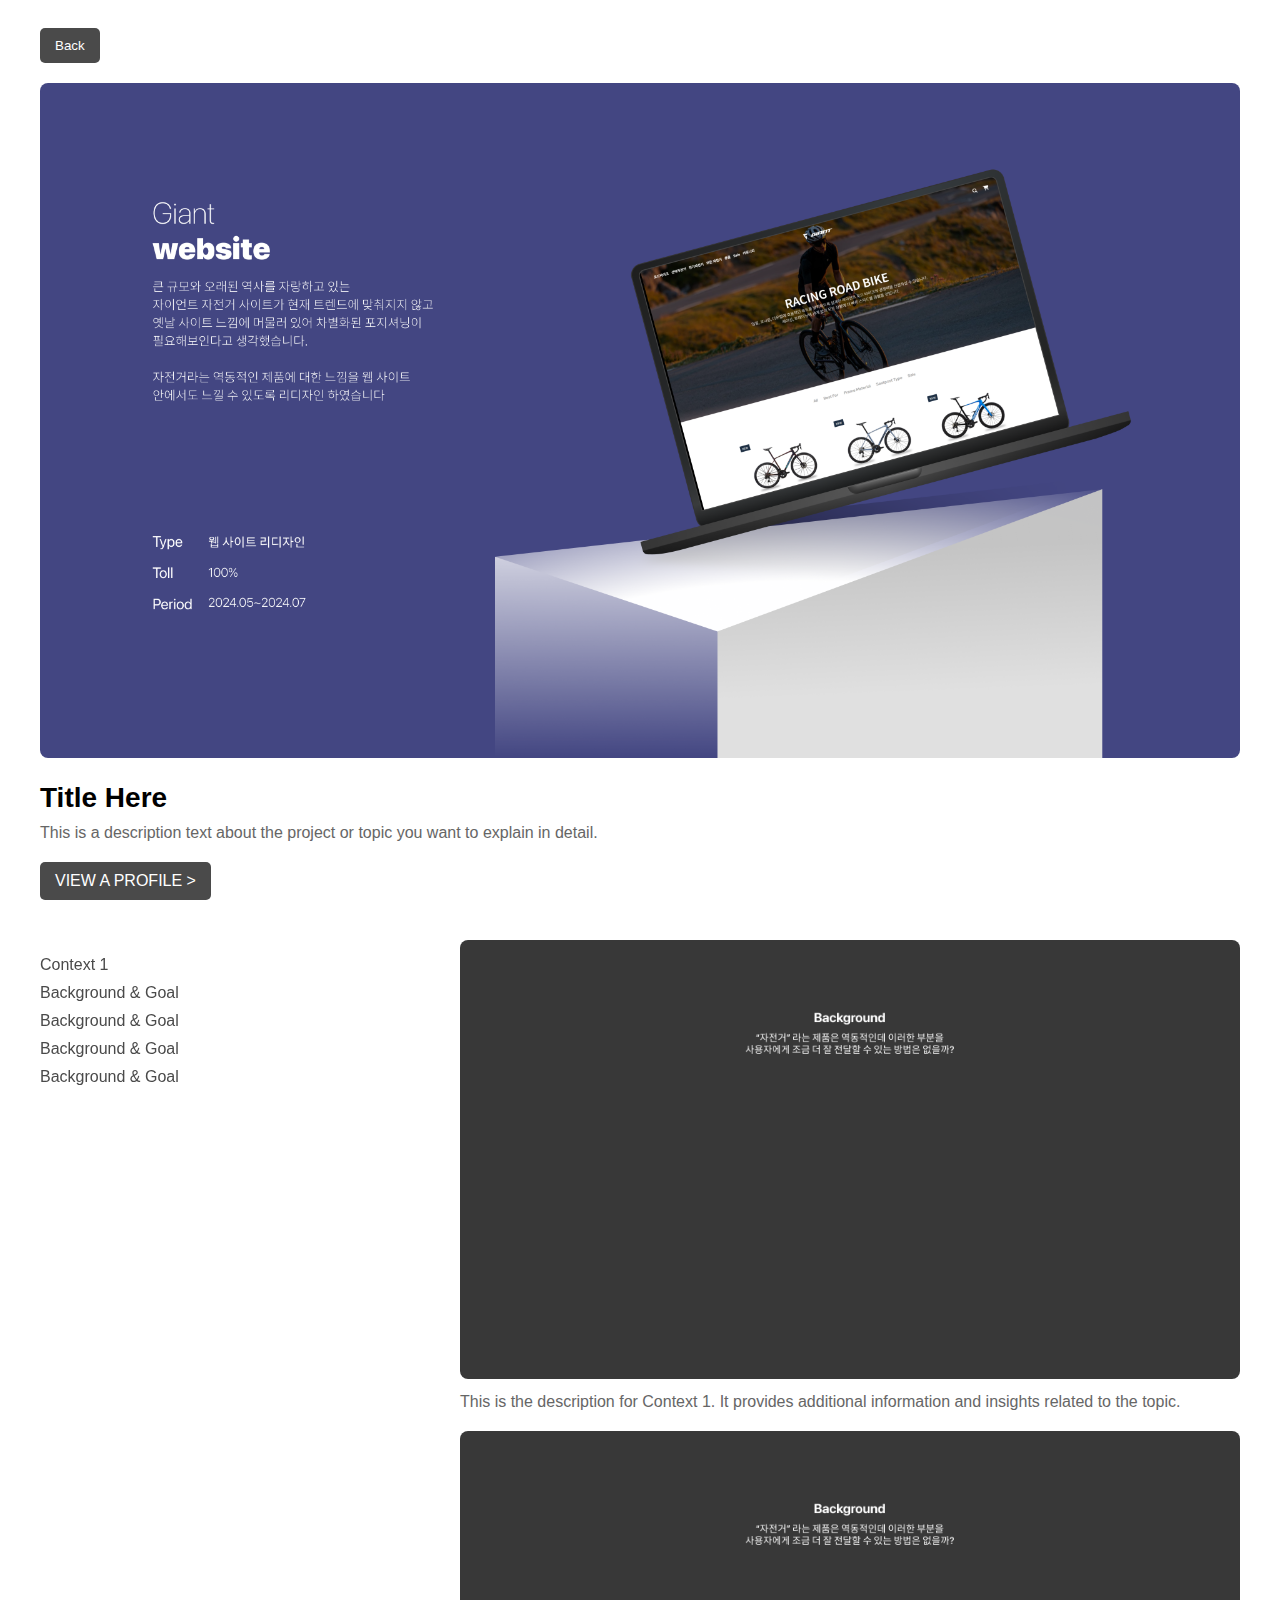
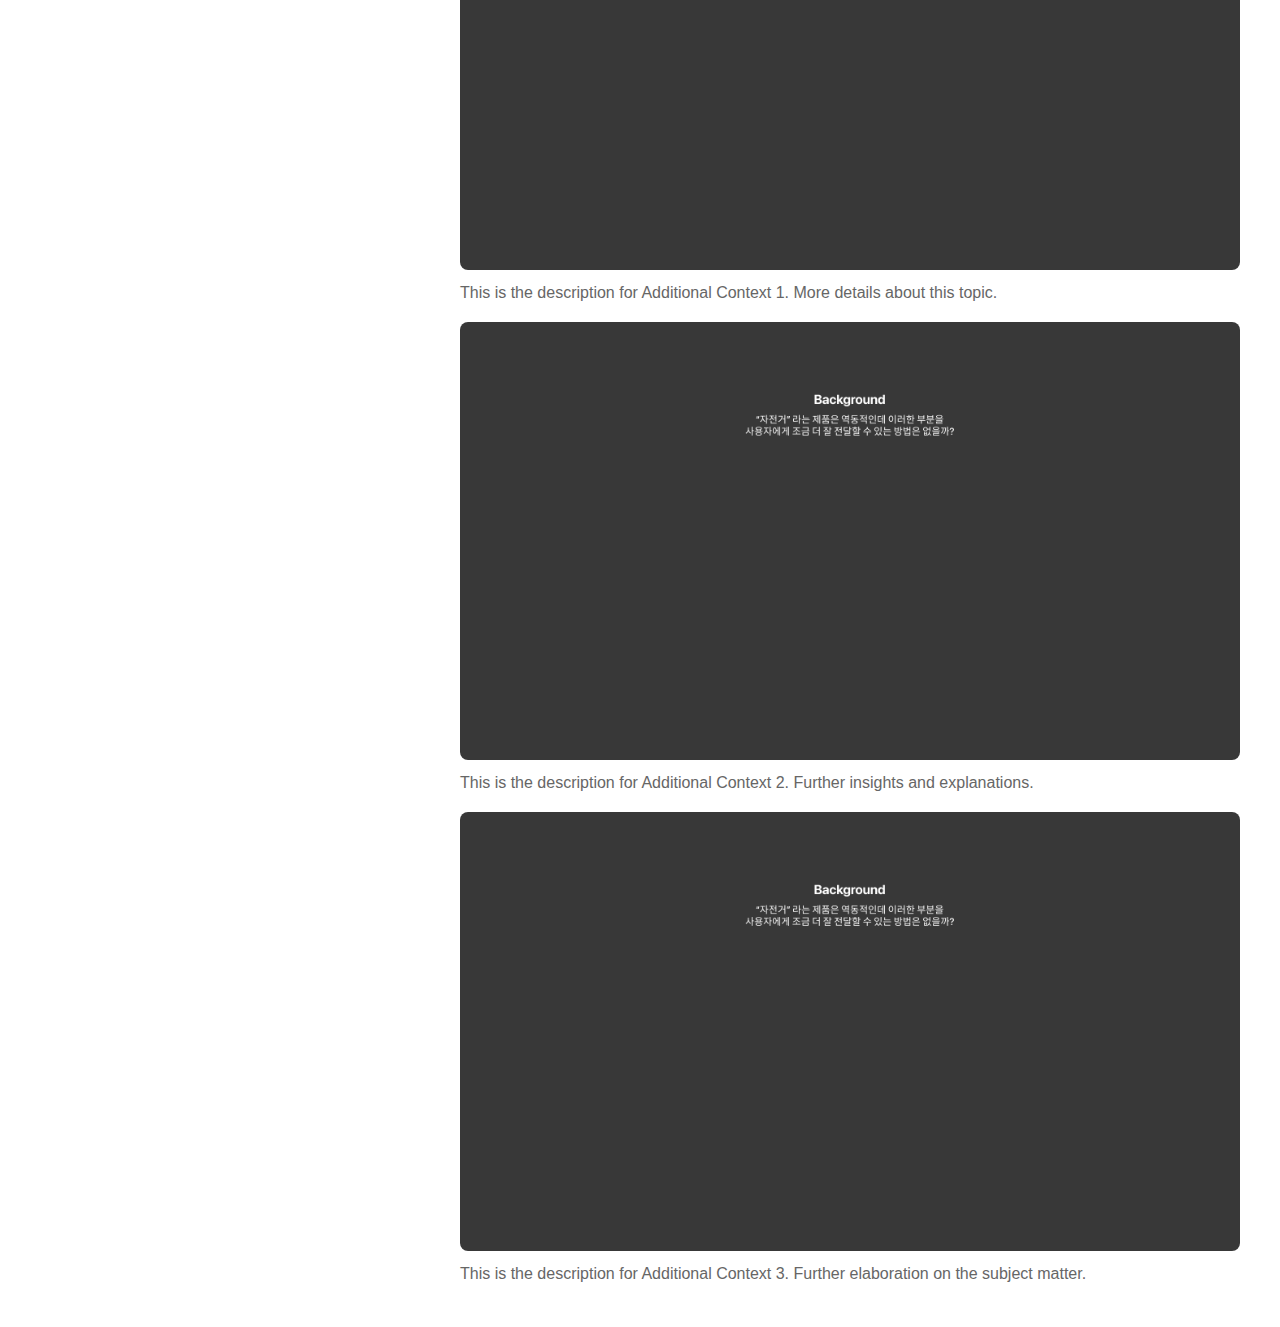
<file: giant.html>
<!DOCTYPE html>
<html lang="en">
<head>
    <meta charset="UTF-8">
    <meta name="viewport" content="width=device-width, initial-scale=1.0">
    <title>Document</title>
    <link rel="stylesheet" href="css/giant.css">
</head>
<body>
    <div class="new-layout-container">
        <button class="back-button" onclick="window.location.href='index.html'">Back</button>
        
        <div class="image-section">
            <img src="image/giant_web.png" alt="Example Image" class="main-image">
            
            <div class="text-section">
                <h1 class="section-title">Title Here</h1>
                <p class="section-description">This is a description text about the project or topic you want to explain in detail.</p>
                <div class="button-container">
                    <a href="https://your-site-link.com" class="view-profile-button">VIEW A PROFILE ></a>
                </div>
            </div>
        </div>
        
        <!-- 여백을 두고 네비게이션과 이미지를 아래에 배치 -->
        <div class="nav-image-section">
            <div class="navigation">
                <ul>
                    <li><a href="#">Context 1</a></li>
                    <li><a href="#">Background & Goal</a></li>
                    <li><a href="#">Background & Goal</a></li>
                    <li><a href="#">Background & Goal</a></li>
                    <li><a href="#">Background & Goal</a></li>
                </ul>
            </div>
            
            <div class="right-image">
                <img src="image/giant_web1.png" alt="Right Image" class="right-section-image">
                <p class="context-description">This is the description for Context 1. It provides additional information and insights related to the topic.</p>
    
                <!-- 추가 콘텐츠 -->
                <div class="additional-content">
                    <img src="image/giant_web1.png" alt="Additional Image 1" class="additional-section-image">
                    <p class="context-description">This is the description for Additional Context 1. More details about this topic.</p>
                </div>
    
                <div class="additional-content">
                    <img src="image/giant_web1.png" alt="Additional Image 2" class="additional-section-image">
                    <p class="context-description">This is the description for Additional Context 2. Further insights and explanations.</p>
                </div>
    
                <div class="additional-content">
                    <img src="image/giant_web1.png" alt="Additional Image 3" class="additional-section-image">
                    <p class="context-description">This is the description for Additional Context 3. Further elaboration on the subject matter.</p>
                </div>
            </div>
        </div>
    </div>
    
</body>
</html>
</file>
<file: css/giant.css>
.new-layout-container {
    max-width: 1200px; /* 최대 너비 설정 */
    margin: 0 auto; /* 중앙 정렬 */
    padding: 20px; /* 여백 추가 */
    font-family: "Arial", sans-serif; /* 기본 폰트 설정 */
}

.back-button {
    padding: 10px 15px; /* 버튼 패딩 */
    background-color: #4A4A4A; /* 버튼 배경색 */
    color: white; /* 버튼 텍스트 색상 */
    border: none; /* 테두리 제거 */
    cursor: pointer; /* 포인터 커서 */
    border-radius: 5px; /* 둥글게 */
    margin-bottom: 20px; /* 아래 여백 */
}

.image-section {
    margin-bottom: 40px; /* 아래 여백 */
}

.main-image {
    width: 100%; /* 이미지 너비 설정 */
    height: auto; /* 비율 유지 */
    border-radius: 8px; /* 모서리 둥글게 */
}

.text-section {
    display: flex; /* Flexbox 사용 */
    flex-direction: column; /* 세로 정렬 */
    align-items: flex-start; /* 왼쪽 정렬 */
    margin-top: 20px; /* 이미지와 텍스트 간의 여백 */
}

.section-title {
    font-size: 28px; /* 제목 크기 */
    margin: 0; /* 기본 여백 제거 */
}

.section-description {
    font-size: 16px; /* 설명 크기 */
    color: #666; /* 설명 텍스트 색상 */
    margin: 10px 0; /* 위아래 여백 */
}

.button-container {
    margin-top: 10px; /* 버튼과 설명 간의 여백 */
    align-self: flex-end; /* 오른쪽 정렬 */
    width: 100%; /* 버튼 컨테이너 너비 설정 */
}

.view-profile-button {
    display: inline-block; /* 인라인 블록으로 설정 */
    padding: 10px 15px; /* 버튼 패딩 */
    background-color: #4A4A4A; /* 버튼 배경색 */
    color: white; /* 버튼 텍스트 색상 */
    border: none; /* 테두리 제거 */
    cursor: pointer; /* 포인터 커서 */
    border-radius: 5px; /* 둥글게 */
    text-decoration: none; /* 링크의 기본 밑줄 제거 */
}

.view-profile-button:hover {
    background-color: #353535; /* 호버 시 색상 변경 */
}

.nav-image-section {
    display: flex; /* 가로 정렬 */
    justify-content: space-between; /* 양쪽 끝으로 정렬 */
    margin-top: 40px; /* 위와의 여백 */
}

.navigation {
    width: 30%; /* 네비게이션 너비 설정 */
    position: sticky; /* 고정 위치 설정 */
    top: 20px; /* 상단에서의 위치 */
    height: 90vh; /* 화면 높이에 비례한 높이 설정 */
    overflow-y: auto; /* 세로 스크롤 가능 */
}

.navigation ul {
    list-style-type: none; /* 리스트 스타일 제거 */
    padding: 0; /* 기본 패딩 제거 */
}

.navigation li {
    margin: 10px 0; /* 리스트 항목 간의 여백 */
}

.navigation a {
    text-decoration: none; /* 기본 링크 스타일 제거 */
    color: #4A4A4A; /* 링크 색상 */
}

.right-image {
    width: 65%; /* 이미지 섹션 너비 설정 */
}

.right-section-image {
    width: 100%; /* 이미지 너비를 100%로 설정 */
    height: auto; /* 비율 유지 */
    border-radius: 8px; /* 모서리 둥글게 */
}

.context-description {
    margin-top: 10px; /* 이미지와 설명 간의 여백 */
    font-size: 16px; /* 설명 텍스트 크기 */
    color: #666; /* 설명 텍스트 색상 */
}

.additional-content {
    margin-top: 20px; /* 이미지와 설명 간의 여백 */
}

.additional-section-image {
    width: 100%; /* 추가 이미지 너비를 100%로 설정 */
    height: auto; /* 비율 유지 */
    border-radius: 8px; /* 모서리 둥글게 */
}

/* 미디어 쿼리 추가 */
@media (max-width: 768px) {
    .nav-image-section {
        flex-direction: column; /* 세로 정렬 */
        align-items: center; /* 가운데 정렬 */
    }

    .navigation {
        display: none; /* 네비게이션 숨기기 */
    }

    .right-image {
        width: 100%; /* 오른쪽 이미지 섹션의 너비를 100%로 설정 */
    }

    .right-section-image,
    .additional-section-image {
        margin-bottom: 20px; /* 이미지 간의 여백 */
    }
}
</file>
